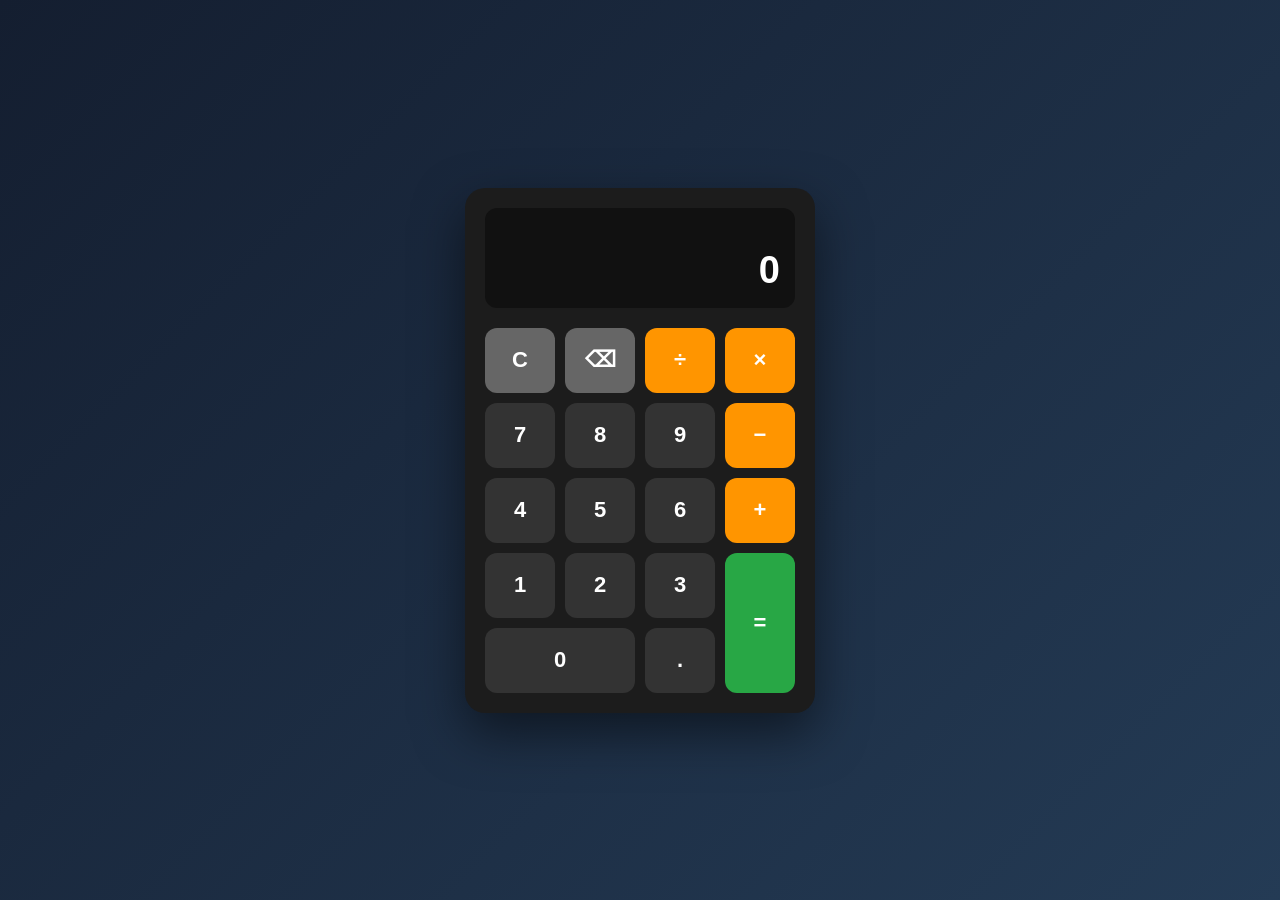
<file: WebDev-L2-Calculator/index.html>
<!DOCTYPE html>
<html lang="en">
<head>
    <meta charset="UTF-8">
    <meta name="viewport" content="width=device-width, initial-scale=1.0">
    <title>Calculator - Oasis Infobyte</title>
    <link rel="stylesheet" href="style.css">
</head>

<body>

    <div class="calculator">

        <div class="display">
            <div id="previous-display"></div>
            <div id="current-display">0</div>
        </div>

        <div class="buttons">

            <button class="action" data-action="clear">C</button>
            <button class="action" data-action="backspace">⌫</button>
            <button class="operator" data-operator="/">÷</button>
            <button class="operator" data-operator="*">×</button>

            <button data-number="7">7</button>
            <button data-number="8">8</button>
            <button data-number="9">9</button>
            <button class="operator" data-operator="-">−</button>

            <button data-number="4">4</button>
            <button data-number="5">5</button>
            <button data-number="6">6</button>
            <button class="operator" data-operator="+">+</button>

            <button data-number="1">1</button>
            <button data-number="2">2</button>
            <button data-number="3">3</button>
            <button class="equals" data-action="calculate">=</button>

            <button class="zero" data-number="0">0</button>
            <button data-number=".">.</button>

        </div>

    </div>

    <script src="script.js"></script>
</body>
</html>
</file>
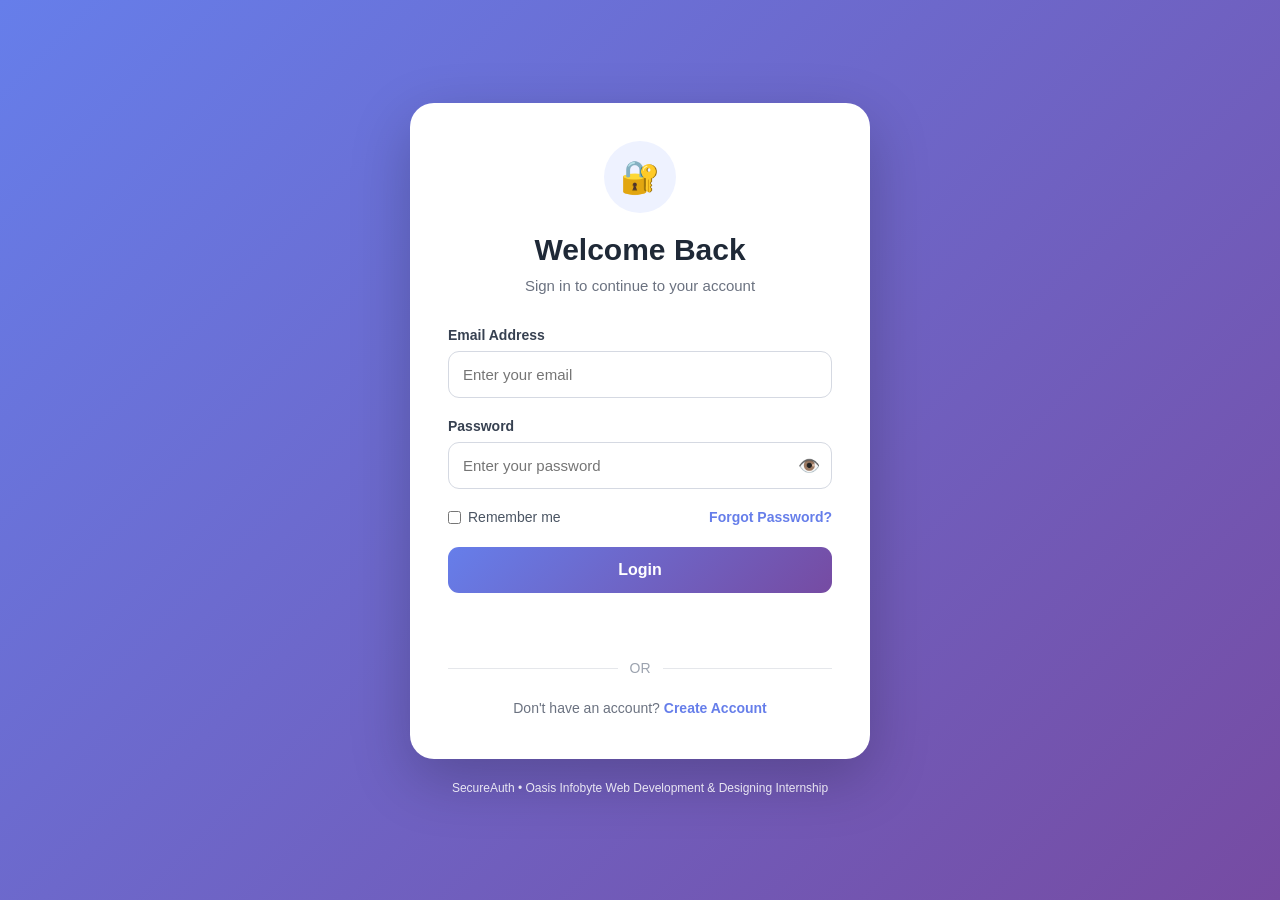
<file: WebDev-L2-LoginAuthentication/index.html>
<!DOCTYPE html>
<html lang="en">
<head>
    <meta charset="UTF-8">
    <meta name="viewport" content="width=device-width, initial-scale=1.0">
    <title>SecureAuth - Login Authentication System</title>
    <link rel="stylesheet" href="style.css">
</head>

<body>

    <div class="auth-container">

        <!-- LOGIN PAGE -->
        <section class="auth-card page active" id="loginPage">

            <div class="brand-icon">🔐</div>

            <h1>Welcome Back</h1>
            <p class="subtitle">Sign in to continue to your account</p>

            <form id="loginForm">

                <div class="input-group">
                    <label for="loginEmail">Email Address</label>
                    <input
                        type="email"
                        id="loginEmail"
                        placeholder="Enter your email"
                        required
                    >
                </div>

                <div class="input-group">
                    <label for="loginPassword">Password</label>

                    <div class="password-wrapper">
                        <input
                            type="password"
                            id="loginPassword"
                            placeholder="Enter your password"
                            required
                        >
                        <button
                            type="button"
                            class="toggle-password"
                            id="loginToggle"
                        >👁️</button>
                    </div>
                </div>

                <div class="form-options">
                    <label class="remember">
                        <input type="checkbox" id="rememberMe">
                        <span>Remember me</span>
                    </label>

                    <button type="button" class="text-link" id="forgotLink">
                        Forgot Password?
                    </button>
                </div>

                <button type="submit" class="primary-btn">
                    Login
                </button>

                <p id="loginMessage" class="message"></p>

            </form>

            <div class="divider">
                <span>OR</span>
            </div>

            <p class="switch-text">
                Don't have an account?
                <button type="button" class="text-link" id="signupLink">
                    Create Account
                </button>
            </p>

        </section>


        <!-- REGISTRATION PAGE -->
        <section class="auth-card page" id="registerPage">

            <div class="brand-icon">✨</div>

            <h1>Create Account</h1>
            <p class="subtitle">Create your account to get started</p>

            <form id="registerForm">

                <div class="input-group">
                    <label for="registerName">Full Name</label>
                    <input
                        type="text"
                        id="registerName"
                        placeholder="Enter your full name"
                        required
                    >
                </div>

                <div class="input-group">
                    <label for="registerEmail">Email Address</label>
                    <input
                        type="email"
                        id="registerEmail"
                        placeholder="Enter your email"
                        required
                    >
                </div>

                <div class="input-group">
                    <label for="registerPassword">Password</label>

                    <div class="password-wrapper">
                        <input
                            type="password"
                            id="registerPassword"
                            placeholder="Minimum 8 characters + 1 number"
                            required
                        >
                        <button
                            type="button"
                            class="toggle-password"
                            id="registerToggle"
                        >👁️</button>
                    </div>

                    <small class="password-hint">
                        Minimum 8 characters and at least 1 number
                    </small>
                </div>

                <div class="input-group">
                    <label for="confirmPassword">Confirm Password</label>

                    <div class="password-wrapper">
                        <input
                            type="password"
                            id="confirmPassword"
                            placeholder="Confirm your password"
                            required
                        >
                        <button
                            type="button"
                            class="toggle-password"
                            id="confirmToggle"
                        >👁️</button>
                    </div>
                </div>

                <button type="submit" class="primary-btn">
                    Create Account
                </button>

                <p id="registerMessage" class="message"></p>

            </form>

            <p class="switch-text">
                Already have an account?
                <button type="button" class="text-link" id="backToLogin">
                    Back to Login
                </button>
            </p>

        </section>


        <!-- FORGOT PASSWORD PAGE -->
        <section class="auth-card page" id="forgotPage">

            <div class="brand-icon">🔑</div>

            <h1>Reset Password</h1>
            <p class="subtitle">
                Enter your registered email to reset your password
            </p>

            <form id="forgotForm">

                <div class="input-group">
                    <label for="forgotEmail">Email Address</label>
                    <input
                        type="email"
                        id="forgotEmail"
                        placeholder="Enter your registered email"
                        required
                    >
                </div>

                <div class="input-group">
                    <label for="newPassword">New Password</label>

                    <div class="password-wrapper">
                        <input
                            type="password"
                            id="newPassword"
                            placeholder="Minimum 8 characters + 1 number"
                            required
                        >
                        <button
                            type="button"
                            class="toggle-password"
                            id="newPasswordToggle"
                        >👁️</button>
                    </div>
                </div>

                <div class="input-group">
                    <label for="confirmNewPassword">
                        Confirm New Password
                    </label>

                    <div class="password-wrapper">
                        <input
                            type="password"
                            id="confirmNewPassword"
                            placeholder="Confirm new password"
                            required
                        >
                    </div>
                </div>

                <button type="submit" class="primary-btn">
                    Reset Password
                </button>

                <p id="forgotMessage" class="message"></p>

            </form>

            <p class="switch-text">
                Remember your password?
                <button type="button" class="text-link" id="forgotBackLogin">
                    Back to Login
                </button>
            </p>

        </section>


        <!-- DASHBOARD PAGE -->
        <section class="dashboard-card page" id="dashboardPage">

            <div class="dashboard-header">

                <div class="dashboard-icon">
                    🎉
                </div>

                <div>
                    <span class="status-badge">
                        ● Authenticated
                    </span>

                    <h1 id="welcomeName">
                        Welcome Back!
                    </h1>

                    <p id="welcomeEmail"></p>
                </div>

            </div>

            <div class="dashboard-content">

                <div class="info-card">
                    <span>👤</span>
                    <div>
                        <h3>Account</h3>
                        <p>Successfully authenticated</p>
                    </div>
                </div>

                <div class="info-card">
                    <span>🔒</span>
                    <div>
                        <h3>Security</h3>
                        <p>Your password is securely hashed</p>
                    </div>
                </div>

                <div class="info-card">
                    <span>✅</span>
                    <div>
                        <h3>Session</h3>
                        <p>You are currently logged in</p>
                    </div>
                </div>

            </div>

            <button type="button" class="logout-btn" id="logoutBtn">
                Logout
            </button>

        </section>

    </div>

    <footer>
        <p>SecureAuth • Oasis Infobyte Web Development & Designing Internship</p>
    </footer>

    <script src="script.js"></script>

</body>
</html>
</file>
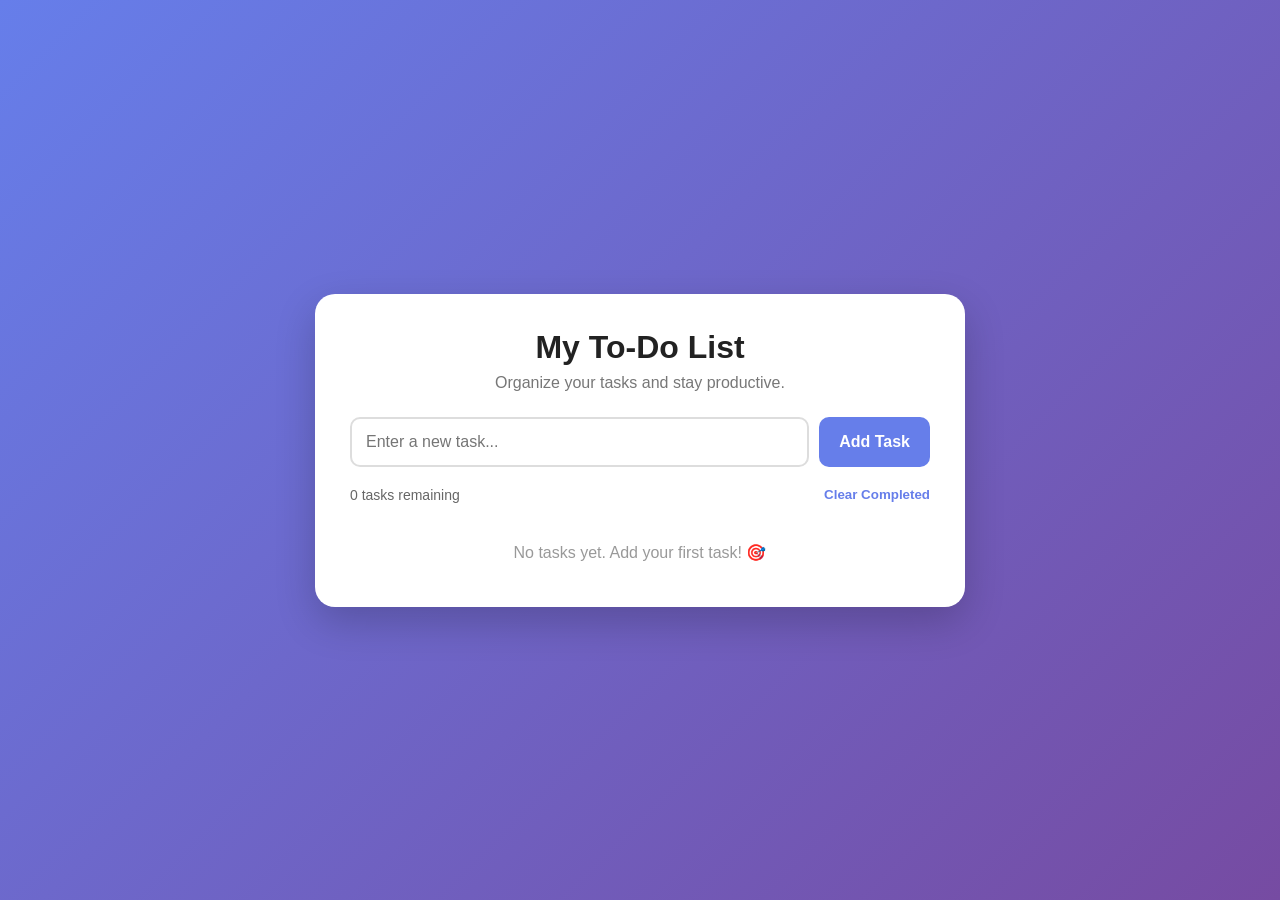
<file: WebDev-L2-ToDoApp/index.html>
<!DOCTYPE html>
<html lang="en">
<head>
    <meta charset="UTF-8">
    <meta name="viewport" content="width=device-width, initial-scale=1.0">
    <title>To-Do Web App</title>

    <link rel="stylesheet" href="style.css">
</head>

<body>

    <div class="container">

        <h1>My To-Do List</h1>
        <p class="subtitle">Organize your tasks and stay productive.</p>

        <div class="input-section">
            <input 
                type="text" 
                id="taskInput" 
                placeholder="Enter a new task..."
                maxlength="100"
            >

            <button id="addTaskBtn">Add Task</button>
        </div>

        <div class="task-info">
            <span id="taskCount">0 tasks</span>
            <button id="clearCompletedBtn">Clear Completed</button>
        </div>

        <ul id="taskList"></ul>

        <p id="emptyMessage">No tasks yet. Add your first task! 🎯</p>

    </div>

    <script src="script.js"></script>

</body>
</html>
</file>
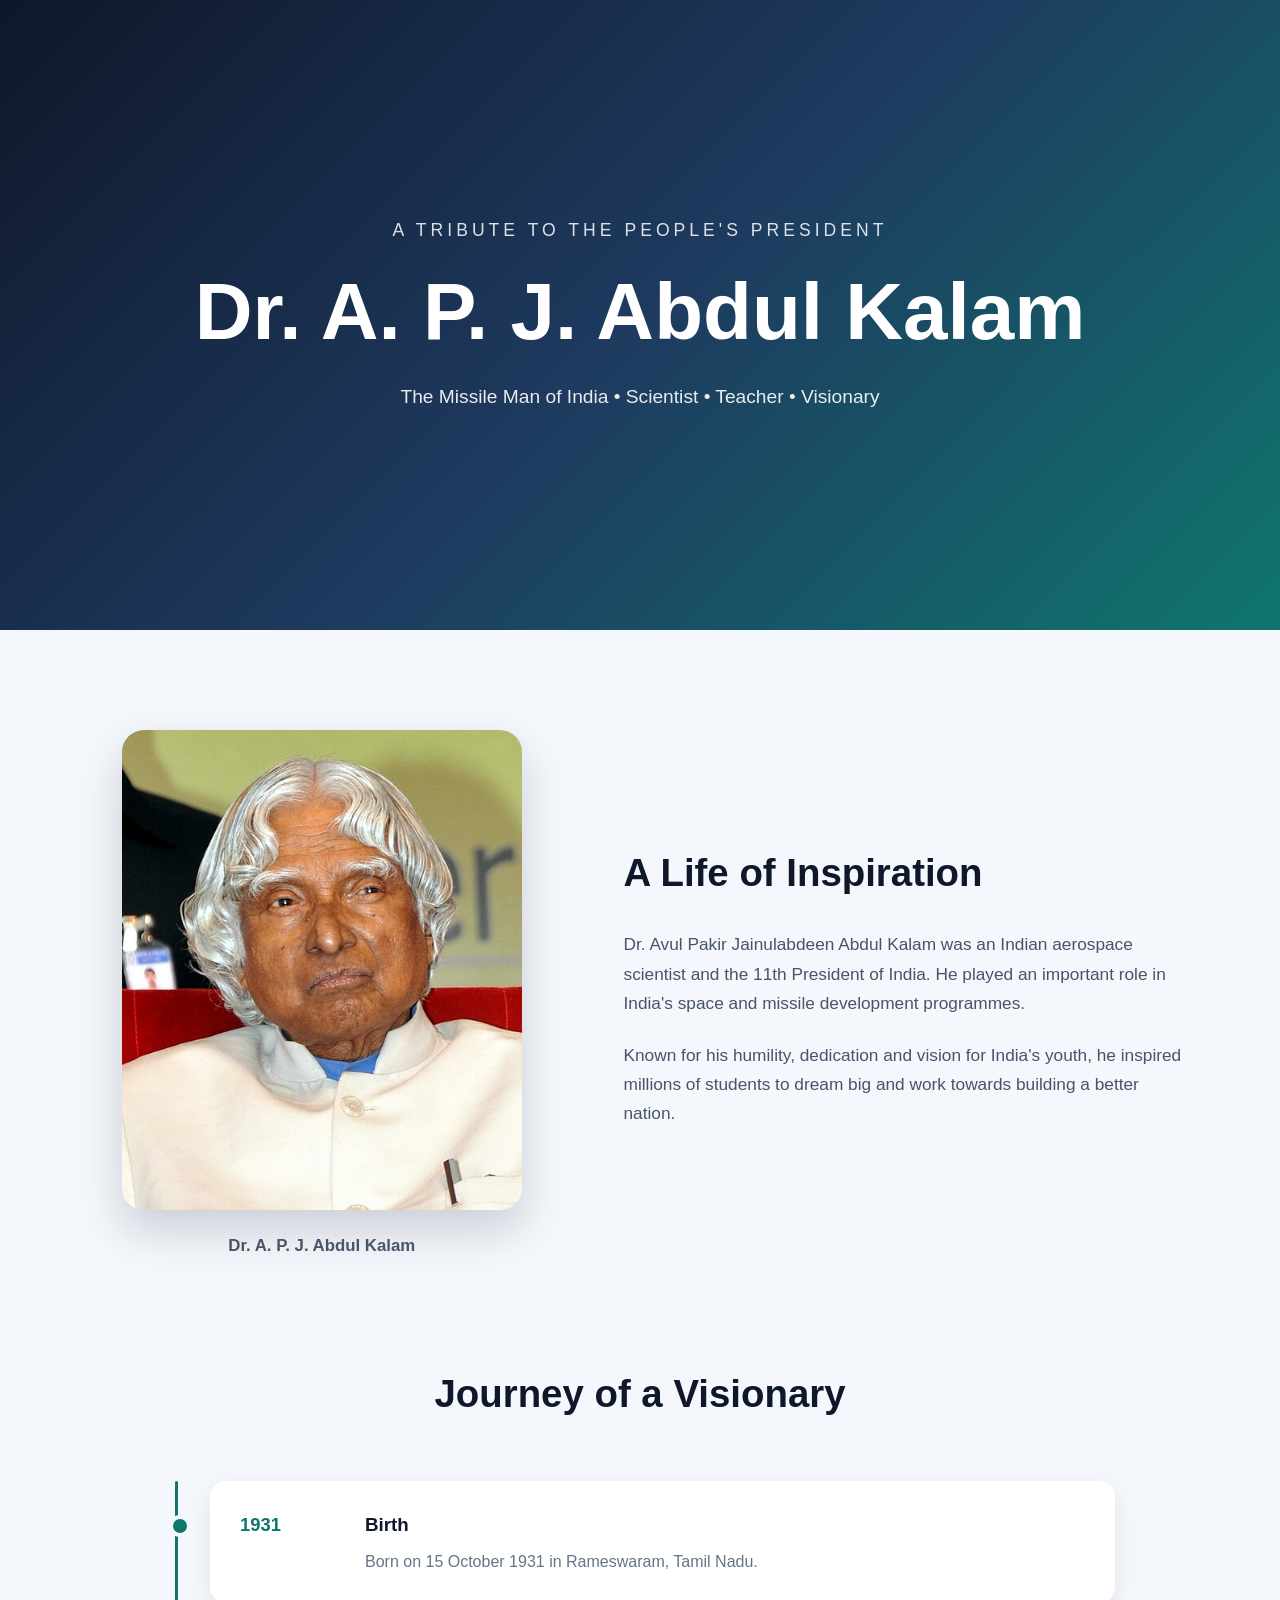
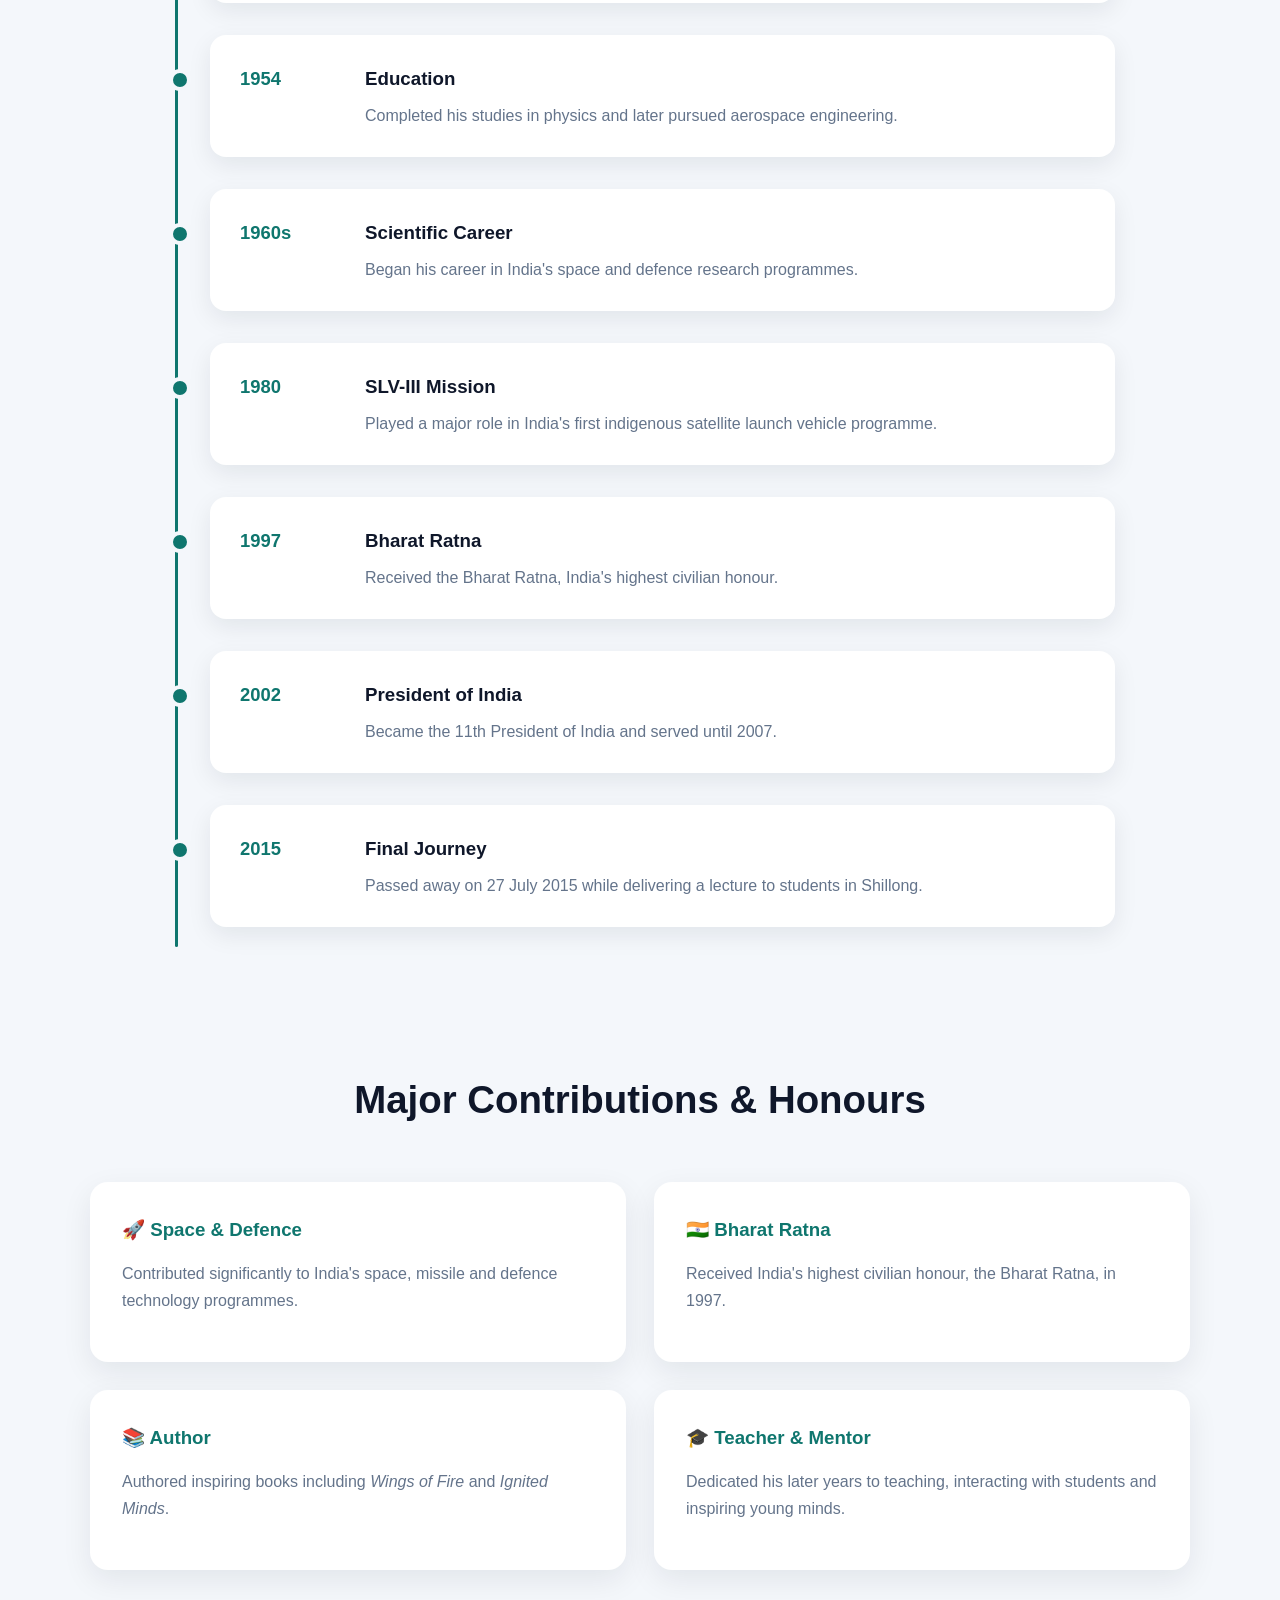
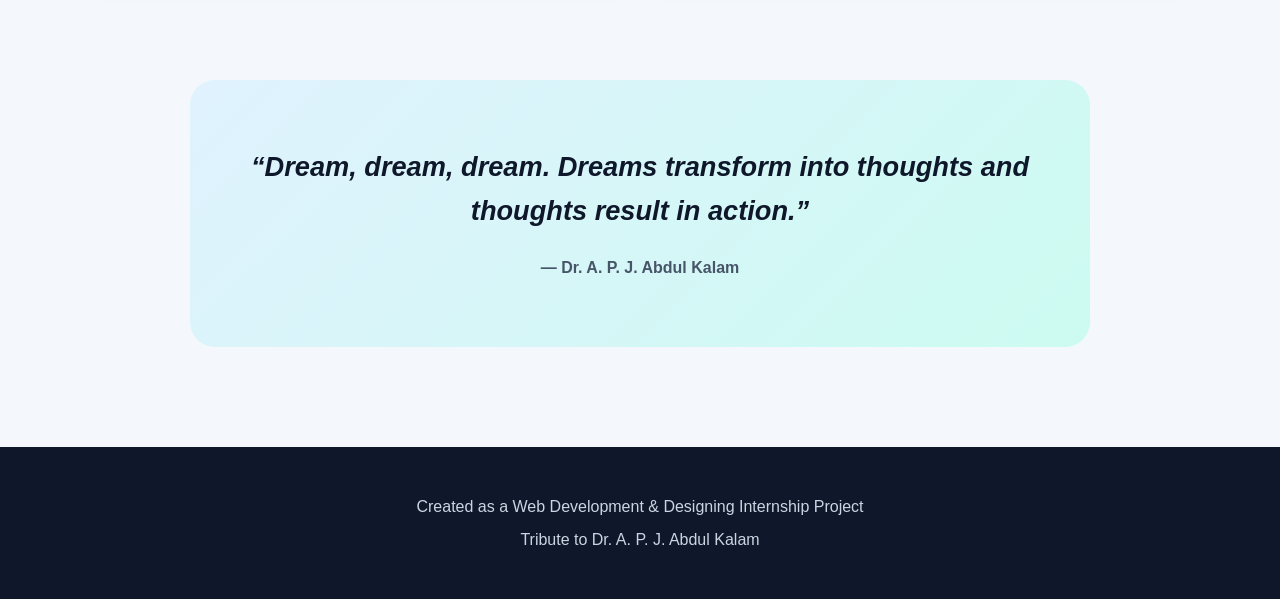
<file: WebDev-L2-TributePage/index.html>
<!DOCTYPE html>
<html lang="en">
<head>
    <meta charset="UTF-8">
    <meta name="viewport" content="width=device-width, initial-scale=1.0">

    <meta
        name="description"
        content="A tribute page dedicated to Dr. A. P. J. Abdul Kalam"
    >

    <title>Dr. A. P. J. Abdul Kalam | Tribute Page</title>

    <link rel="stylesheet" href="style.css">
</head>

<body>

    <!-- ================================
         Hero Section
    ================================= -->

    <header class="hero">

        <div class="hero-content">

            <p class="subtitle">
                A Tribute to the People's President
            </p>

            <h1>
                Dr. A. P. J. Abdul Kalam
            </h1>

            <p class="tagline">
                The Missile Man of India • Scientist • Teacher • Visionary
            </p>

        </div>

    </header>


    <!-- ================================
         Main Content
    ================================= -->

    <main>

        <!-- Introduction Section -->

        <section class="intro section">

            <div class="image-container">

                <img
                    src="kalam.jpg"
                    alt="Dr. A. P. J. Abdul Kalam"
                >

                <p class="image-caption">
                    Dr. A. P. J. Abdul Kalam
                </p>

            </div>


            <div class="intro-text">

                <h2>
                    A Life of Inspiration
                </h2>

                <p>
                    Dr. Avul Pakir Jainulabdeen Abdul Kalam was an Indian
                    aerospace scientist and the 11th President of India.
                    He played an important role in India's space and
                    missile development programmes.
                </p>

                <p>
                    Known for his humility, dedication and vision for
                    India's youth, he inspired millions of students to
                    dream big and work towards building a better nation.
                </p>

            </div>

        </section>


        <!-- ================================
             Timeline Section
        ================================= -->

        <section class="timeline section">

            <h2>
                Journey of a Visionary
            </h2>


            <div class="timeline-container">


                <!-- 1931 -->

                <div class="timeline-item">

                    <span>
                        1931
                    </span>

                    <div>

                        <h3>
                            Birth
                        </h3>

                        <p>
                            Born on 15 October 1931 in Rameswaram,
                            Tamil Nadu.
                        </p>

                    </div>

                </div>


                <!-- 1954 -->

                <div class="timeline-item">

                    <span>
                        1954
                    </span>

                    <div>

                        <h3>
                            Education
                        </h3>

                        <p>
                            Completed his studies in physics and later
                            pursued aerospace engineering.
                        </p>

                    </div>

                </div>


                <!-- 1960s -->

                <div class="timeline-item">

                    <span>
                        1960s
                    </span>

                    <div>

                        <h3>
                            Scientific Career
                        </h3>

                        <p>
                            Began his career in India's space and
                            defence research programmes.
                        </p>

                    </div>

                </div>


                <!-- 1980 -->

                <div class="timeline-item">

                    <span>
                        1980
                    </span>

                    <div>

                        <h3>
                            SLV-III Mission
                        </h3>

                        <p>
                            Played a major role in India's first
                            indigenous satellite launch vehicle
                            programme.
                        </p>

                    </div>

                </div>


                <!-- 1997 -->

                <div class="timeline-item">

                    <span>
                        1997
                    </span>

                    <div>

                        <h3>
                            Bharat Ratna
                        </h3>

                        <p>
                            Received the Bharat Ratna, India's highest
                            civilian honour.
                        </p>

                    </div>

                </div>


                <!-- 2002 -->

                <div class="timeline-item">

                    <span>
                        2002
                    </span>

                    <div>

                        <h3>
                            President of India
                        </h3>

                        <p>
                            Became the 11th President of India and
                            served until 2007.
                        </p>

                    </div>

                </div>


                <!-- 2015 -->

                <div class="timeline-item">

                    <span>
                        2015
                    </span>

                    <div>

                        <h3>
                            Final Journey
                        </h3>

                        <p>
                            Passed away on 27 July 2015 while delivering
                            a lecture to students in Shillong.
                        </p>

                    </div>

                </div>

            </div>

        </section>


        <!-- ================================
             Achievements Section
        ================================= -->

        <section class="achievements section">

            <h2>
                Major Contributions & Honours
            </h2>


            <div class="cards">


                <article class="card">

                    <h3>
                        🚀 Space & Defence
                    </h3>

                    <p>
                        Contributed significantly to India's space,
                        missile and defence technology programmes.
                    </p>

                </article>


                <article class="card">

                    <h3>
                        🇮🇳 Bharat Ratna
                    </h3>

                    <p>
                        Received India's highest civilian honour,
                        the Bharat Ratna, in 1997.
                    </p>

                </article>


                <article class="card">

                    <h3>
                        📚 Author
                    </h3>

                    <p>
                        Authored inspiring books including
                        <em>Wings of Fire</em> and
                        <em>Ignited Minds</em>.
                    </p>

                </article>


                <article class="card">

                    <h3>
                        🎓 Teacher & Mentor
                    </h3>

                    <p>
                        Dedicated his later years to teaching,
                        interacting with students and inspiring
                        young minds.
                    </p>

                </article>


            </div>

        </section>


        <!-- ================================
             Quote Section
        ================================= -->

        <section class="quote section">

            <blockquote>
                “Dream, dream, dream. Dreams transform into thoughts
                and thoughts result in action.”
            </blockquote>

            <p>
                — Dr. A. P. J. Abdul Kalam
            </p>

        </section>

    </main>


    <!-- ================================
         Footer
    ================================= -->

    <footer>

        <p>
            Created as a Web Development & Designing Internship Project
        </p>

        <p>
            Tribute to Dr. A. P. J. Abdul Kalam
        </p>

    </footer>


</body>
</html>
</file>
<file: WebDev-L2-Calculator/style.css>
* {
    margin: 0;
    padding: 0;
    box-sizing: border-box;
}

body {
    min-height: 100vh;
    display: flex;
    justify-content: center;
    align-items: center;
    background: linear-gradient(135deg, #141e30, #243b55);
    font-family: Arial, sans-serif;
}

.calculator {
    width: 350px;
    padding: 20px;
    border-radius: 20px;
    background: #1c1c1c;
    box-shadow: 0 20px 50px rgba(0, 0, 0, 0.5);
}

.display {
    min-height: 100px;
    padding: 15px;
    margin-bottom: 20px;
    border-radius: 12px;
    background: #111;
    color: white;
    text-align: right;
    display: flex;
    flex-direction: column;
    justify-content: center;
    overflow: hidden;
}

#previous-display {
    min-height: 25px;
    color: #aaa;
    font-size: 16px;
}

#current-display {
    font-size: 38px;
    font-weight: bold;
    word-wrap: break-word;
}

.buttons {
    display: grid;
    grid-template-columns: repeat(4, 1fr);
    gap: 10px;
}

button {
    height: 65px;
    border: none;
    border-radius: 12px;
    background: #333;
    color: white;
    font-size: 22px;
    font-weight: bold;
    cursor: pointer;
    transition: transform 0.1s, background 0.2s;
}

button:hover {
    background: #444;
}

button:active {
    transform: scale(0.95);
}

.operator {
    background: #ff9500;
}

.operator:hover {
    background: #e68600;
}

.action {
    background: #666;
}

.action:hover {
    background: #777;
}

.equals {
    background: #28a745;
    grid-row: span 2;
    height: 140px;
}

.equals:hover {
    background: #218838;
}

.zero {
    grid-column: span 2;
}

@media (max-width: 400px) {
    .calculator {
        width: 92%;
        padding: 15px;
    }

    button {
        height: 60px;
    }

    .equals {
        height: 130px;
    }

    #current-display {
        font-size: 32px;
    }
}
</file>
<file: WebDev-L2-LoginAuthentication/style.css>
* {
    margin: 0;
    padding: 0;
    box-sizing: border-box;
}

body {
    font-family: Arial, Helvetica, sans-serif;
    min-height: 100vh;
    background: linear-gradient(135deg, #667eea, #764ba2);
    display: flex;
    flex-direction: column;
    justify-content: center;
    align-items: center;
    padding: 30px 20px;
}

.auth-container {
    width: 100%;
    max-width: 460px;
}

/* =========================
   Pages
========================= */

.page {
    display: none;
}

.page.active {
    display: block;
}

/* =========================
   Authentication Card
========================= */

.auth-card {
    background: #ffffff;
    padding: 38px;
    border-radius: 24px;
    box-shadow: 0 20px 60px rgba(0, 0, 0, 0.22);
    animation: fadeIn 0.35s ease;
}

@keyframes fadeIn {
    from {
        opacity: 0;
        transform: translateY(10px);
    }

    to {
        opacity: 1;
        transform: translateY(0);
    }
}

/* =========================
   Brand Icon
========================= */

.brand-icon {
    width: 72px;
    height: 72px;
    margin: 0 auto 20px;
    border-radius: 50%;
    background: #eef2ff;
    display: flex;
    justify-content: center;
    align-items: center;
    font-size: 32px;
}

/* =========================
   Headings
========================= */

h1 {
    text-align: center;
    color: #1f2937;
    margin-bottom: 8px;
    font-size: 30px;
}

.subtitle {
    text-align: center;
    color: #6b7280;
    margin-bottom: 30px;
    font-size: 15px;
    line-height: 1.5;
}

/* =========================
   Input Fields
========================= */

.input-group {
    margin-bottom: 20px;
}

.input-group label {
    display: block;
    margin-bottom: 8px;
    font-weight: 600;
    color: #374151;
    font-size: 14px;
}

.input-group input {
    width: 100%;
    padding: 14px;
    border: 1px solid #d5d9e2;
    border-radius: 11px;
    font-size: 15px;
    outline: none;
    transition: 0.3s;
}

.input-group input:focus {
    border-color: #667eea;
    box-shadow: 0 0 0 4px rgba(102, 126, 234, 0.12);
}

/* =========================
   Password
========================= */

.password-wrapper {
    position: relative;
}

.password-wrapper input {
    padding-right: 50px;
}

.toggle-password {
    position: absolute;
    right: 12px;
    top: 50%;
    transform: translateY(-50%);
    border: none;
    background: transparent;
    cursor: pointer;
    font-size: 18px;
}

.password-hint {
    display: block;
    margin-top: 7px;
    color: #6b7280;
    font-size: 12px;
}

/* =========================
   Login Options
========================= */

.form-options {
    display: flex;
    justify-content: space-between;
    align-items: center;
    margin-bottom: 22px;
    font-size: 14px;
}

.remember {
    display: flex;
    align-items: center;
    gap: 7px;
    color: #4b5563;
}

.remember input {
    cursor: pointer;
}

/* =========================
   Buttons
========================= */

.primary-btn {
    width: 100%;
    padding: 14px;
    border: none;
    border-radius: 11px;
    background: linear-gradient(135deg, #667eea, #764ba2);
    color: white;
    font-size: 16px;
    font-weight: 700;
    cursor: pointer;
    transition: 0.3s;
}

.primary-btn:hover {
    transform: translateY(-1px);
    box-shadow: 0 8px 20px rgba(102, 126, 234, 0.3);
}

.text-link {
    border: none;
    background: transparent;
    color: #667eea;
    font-weight: 700;
    cursor: pointer;
    font-size: inherit;
}

.text-link:hover {
    text-decoration: underline;
}

/* =========================
   Messages
========================= */

.message {
    text-align: center;
    min-height: 24px;
    margin-top: 15px;
    font-size: 14px;
    font-weight: 600;
}

.message.error {
    color: #dc3545;
}

.message.success {
    color: #198754;
}

/* =========================
   Divider
========================= */

.divider {
    display: flex;
    align-items: center;
    gap: 12px;
    margin: 28px 0 20px;
    color: #9ca3af;
    font-size: 14px;
}

.divider::before,
.divider::after {
    content: "";
    flex: 1;
    height: 1px;
    background: #e5e7eb;
}

/* =========================
   Switch Text
========================= */

.switch-text {
    text-align: center;
    color: #6b7280;
    font-size: 14px;
    line-height: 1.8;
}

/* =========================
   Dashboard
========================= */

.dashboard-card {
    display: none;
    background: #ffffff;
    padding: 38px;
    border-radius: 24px;
    box-shadow: 0 20px 60px rgba(0, 0, 0, 0.22);
    animation: fadeIn 0.35s ease;
}

.dashboard-card.active {
    display: block;
}

.dashboard-header {
    display: flex;
    align-items: center;
    gap: 18px;
    margin-bottom: 30px;
}

.dashboard-icon {
    width: 65px;
    height: 65px;
    border-radius: 18px;
    background: #eef2ff;
    display: flex;
    justify-content: center;
    align-items: center;
    font-size: 30px;
    flex-shrink: 0;
}

.dashboard-header h1 {
    text-align: left;
    margin: 8px 0 4px;
    font-size: 25px;
}

.dashboard-header p {
    color: #6b7280;
    font-size: 14px;
}

.status-badge {
    display: inline-block;
    padding: 5px 10px;
    border-radius: 20px;
    background: #dcfce7;
    color: #15803d;
    font-size: 12px;
    font-weight: 700;
}

/* =========================
   Dashboard Info Cards
========================= */

.dashboard-content {
    display: flex;
    flex-direction: column;
    gap: 12px;
    margin-bottom: 25px;
}

.info-card {
    display: flex;
    align-items: center;
    gap: 15px;
    padding: 16px;
    background: #f8f9ff;
    border: 1px solid #e8eaff;
    border-radius: 14px;
}

.info-card > span {
    width: 42px;
    height: 42px;
    display: flex;
    justify-content: center;
    align-items: center;
    background: #eef2ff;
    border-radius: 10px;
    font-size: 20px;
}

.info-card h3 {
    color: #1f2937;
    font-size: 15px;
    margin-bottom: 3px;
}

.info-card p {
    color: #6b7280;
    font-size: 13px;
}

/* =========================
   Logout
========================= */

.logout-btn {
    width: 100%;
    padding: 14px;
    border: none;
    border-radius: 11px;
    background: #ef4444;
    color: white;
    font-size: 16px;
    font-weight: 700;
    cursor: pointer;
    transition: 0.3s;
}

.logout-btn:hover {
    background: #dc2626;
    transform: translateY(-1px);
}

/* =========================
   Footer
========================= */

footer {
    margin-top: 20px;
    text-align: center;
    color: rgba(255, 255, 255, 0.85);
    font-size: 12px;
    line-height: 1.5;
}

/* =========================
   Mobile Responsive
========================= */

@media (max-width: 480px) {

    body {
        padding: 15px;
    }

    .auth-card,
    .dashboard-card {
        padding: 28px 22px;
    }

    h1 {
        font-size: 26px;
    }

    .dashboard-header {
        align-items: flex-start;
    }

    .dashboard-header h1 {
        font-size: 21px;
    }

    .form-options {
        font-size: 13px;
    }
}
</file>
<file: WebDev-L2-ToDoApp/style.css>
* {
    margin: 0;
    padding: 0;
    box-sizing: border-box;
}

body {
    font-family: Arial, sans-serif;
    min-height: 100vh;
    background: linear-gradient(135deg, #667eea, #764ba2);
    display: flex;
    justify-content: center;
    align-items: center;
    padding: 20px;
}

.container {
    width: 100%;
    max-width: 650px;
    background: #ffffff;
    padding: 35px;
    border-radius: 20px;
    box-shadow: 0 15px 40px rgba(0, 0, 0, 0.2);
}

h1 {
    text-align: center;
    color: #222;
    font-size: 32px;
    margin-bottom: 8px;
}

.subtitle {
    text-align: center;
    color: #777;
    margin-bottom: 25px;
}

.input-section {
    display: flex;
    gap: 10px;
    margin-bottom: 20px;
}

#taskInput {
    flex: 1;
    padding: 14px;
    border: 2px solid #ddd;
    border-radius: 10px;
    font-size: 16px;
    outline: none;
}

#taskInput:focus {
    border-color: #667eea;
}

#addTaskBtn {
    padding: 14px 20px;
    border: none;
    border-radius: 10px;
    background: #667eea;
    color: white;
    font-size: 16px;
    font-weight: bold;
    cursor: pointer;
    transition: 0.3s;
}

#addTaskBtn:hover {
    background: #5568d8;
}

.task-info {
    display: flex;
    justify-content: space-between;
    align-items: center;
    margin-bottom: 15px;
    color: #666;
    font-size: 14px;
}

#clearCompletedBtn {
    border: none;
    background: transparent;
    color: #667eea;
    font-weight: bold;
    cursor: pointer;
}

#clearCompletedBtn:hover {
    text-decoration: underline;
}

#taskList {
    list-style: none;
}

.task-item {
    display: flex;
    align-items: center;
    gap: 12px;
    padding: 14px;
    margin-bottom: 10px;
    background: #f7f7fb;
    border-radius: 10px;
    border-left: 4px solid #667eea;
}

.task-checkbox {
    width: 20px;
    height: 20px;
    cursor: pointer;
}

.task-text {
    flex: 1;
    color: #333;
    font-size: 16px;
    word-break: break-word;
}

.task-item.completed .task-text {
    text-decoration: line-through;
    color: #999;
}

.delete-btn {
    border: none;
    background: #ff5c5c;
    color: white;
    padding: 8px 12px;
    border-radius: 7px;
    cursor: pointer;
    font-weight: bold;
}

.delete-btn:hover {
    background: #e04444;
}

#emptyMessage {
    text-align: center;
    color: #999;
    padding: 25px 0 10px;
}

@media (max-width: 600px) {
    .container {
        padding: 25px 20px;
    }

    h1 {
        font-size: 27px;
    }

    .input-section {
        flex-direction: column;
    }

    #addTaskBtn {
        width: 100%;
    }

    .task-item {
        padding: 12px;
    }
}
</file>
<file: WebDev-L2-TributePage/style.css>
/* =================================
   GLOBAL STYLES
================================= */

* {
    margin: 0;
    padding: 0;
    box-sizing: border-box;
}

html {
    scroll-behavior: smooth;
}

body {
    font-family: "Segoe UI", Arial, sans-serif;
    line-height: 1.7;
    background: #f4f7fb;
    color: #1f2937;
}


/* =================================
   HERO SECTION
================================= */

.hero {
    min-height: 70vh;
    display: flex;
    justify-content: center;
    align-items: center;
    text-align: center;
    padding: 60px 20px;

    background:
        linear-gradient(
            135deg,
            #0f172a,
            #1e3a5f,
            #0f766e
        );

    color: white;
}

.hero-content {
    width: 100%;
    max-width: 1000px;
}

.subtitle {
    font-size: 1.1rem;
    letter-spacing: 4px;
    text-transform: uppercase;
    margin-bottom: 22px;
    opacity: 0.85;
}

.hero h1 {
    font-size: clamp(2.5rem, 7vw, 5rem);
    line-height: 1.1;
    margin-bottom: 25px;
}

.tagline {
    font-size: 1.2rem;
    max-width: 750px;
    margin: auto;
    opacity: 0.9;
}


/* =================================
   COMMON SECTION
================================= */

.section {
    width: min(1100px, 90%);
    margin: 100px auto;
}

.section h2 {
    text-align: center;
    font-size: 2.4rem;
    margin-bottom: 55px;
    color: #0f172a;
}


/* =================================
   INTRODUCTION
================================= */

.intro {
    display: grid;
    grid-template-columns: 0.9fr 1.1fr;
    gap: 70px;
    align-items: center;
}

.image-container {
    text-align: center;
}

.image-container img {
    width: 100%;
    max-width: 400px;
    height: 480px;
    object-fit: cover;

    border-radius: 22px;

    box-shadow:
        0 20px 45px rgba(15, 23, 42, 0.18);
}

.image-caption {
    margin-top: 14px;
    font-size: 1.05rem;
    font-weight: 600;
    color: #475569;
}

.intro-text h2 {
    text-align: left;
    margin-bottom: 25px;
}

.intro-text p {
    margin-bottom: 22px;
    color: #475569;
    font-size: 1.08rem;
}


/* =================================
   TIMELINE
================================= */

.timeline {
    max-width: 950px;
}

.timeline-container {
    position: relative;

    padding-left: 45px;

    /* Important spacing fix */
    padding-bottom: 20px;
}

.timeline-container::before {
    content: "";

    position: absolute;

    left: 10px;
    top: 0;
    bottom: 0;

    width: 3px;

    background: #0f766e;

    border-radius: 10px;
}

.timeline-item {
    position: relative;

    display: grid;
    grid-template-columns: 100px 1fr;

    gap: 25px;

    margin-bottom: 32px;

    padding: 28px 30px;

    background: white;

    border-radius: 16px;

    box-shadow:
        0 8px 25px rgba(15, 23, 42, 0.08);
}

.timeline-item:last-child {
    margin-bottom: 0;
}

.timeline-item::before {
    content: "";

    position: absolute;

    left: -41px;
    top: 34px;

    width: 14px;
    height: 14px;

    background: #0f766e;

    border: 4px solid #f4f7fb;

    border-radius: 50%;
}

.timeline-item > span {
    font-size: 1.15rem;
    font-weight: 700;
    color: #0f766e;
}

.timeline-item h3 {
    margin-bottom: 7px;
    color: #0f172a;
}

.timeline-item p {
    color: #64748b;
}


/* =================================
   ACHIEVEMENTS
================================= */

.achievements {
    max-width: 1100px;

    /* Prevent timeline overlap */
    margin-top: 120px;
}

.achievements h2 {
    margin-bottom: 50px;
}

.cards {
    display: grid;

    grid-template-columns: repeat(2, 1fr);

    gap: 28px;
}

.card {
    min-height: 180px;

    padding: 32px;

    background: white;

    border-radius: 18px;

    box-shadow:
        0 10px 30px rgba(15, 23, 42, 0.08);

    transition:
        transform 0.3s ease,
        box-shadow 0.3s ease;
}

.card:hover {
    transform: translateY(-8px);

    box-shadow:
        0 18px 40px rgba(15, 23, 42, 0.14);
}

.card h3 {
    margin-bottom: 14px;

    color: #0f766e;
}

.card p {
    color: #64748b;
}


/* =================================
   QUOTE
================================= */

.quote {
    max-width: 900px;

    margin-top: 110px;

    padding: 65px 45px;

    text-align: center;

    background:
        linear-gradient(
            135deg,
            #e0f2fe,
            #ccfbf1
        );

    border-radius: 25px;
}

.quote blockquote {
    font-size: 1.7rem;

    font-style: italic;

    font-weight: 600;

    line-height: 1.6;

    color: #0f172a;

    margin-bottom: 22px;
}

.quote p {
    color: #475569;

    font-weight: 600;
}


/* =================================
   FOOTER
================================= */

footer {
    margin-top: 100px;

    padding: 40px 20px;

    text-align: center;

    background: #0f172a;

    color: #cbd5e1;
}

footer p {
    margin: 6px 0;
}


/* =================================
   RESPONSIVE DESIGN
================================= */

@media (max-width: 768px) {

    .hero {
        min-height: 60vh;
    }

    .subtitle {
        font-size: 0.85rem;
        letter-spacing: 2px;
    }

    .tagline {
        font-size: 1rem;
    }

    .intro {
        grid-template-columns: 1fr;

        gap: 45px;
    }

    .intro-text h2 {
        text-align: center;
    }

    .section {
        width: 90%;

        margin: 75px auto;
    }

    .timeline-container {
        padding-left: 35px;
    }

    .timeline-item {
        grid-template-columns: 1fr;

        gap: 6px;

        padding: 24px;
    }

    .timeline-item::before {
        left: -31px;
    }

    .cards {
        grid-template-columns: 1fr;
    }

    .card {
        min-height: auto;
    }

    .quote {
        padding: 45px 25px;
    }

    .quote blockquote {
        font-size: 1.3rem;
    }
}
</file>
